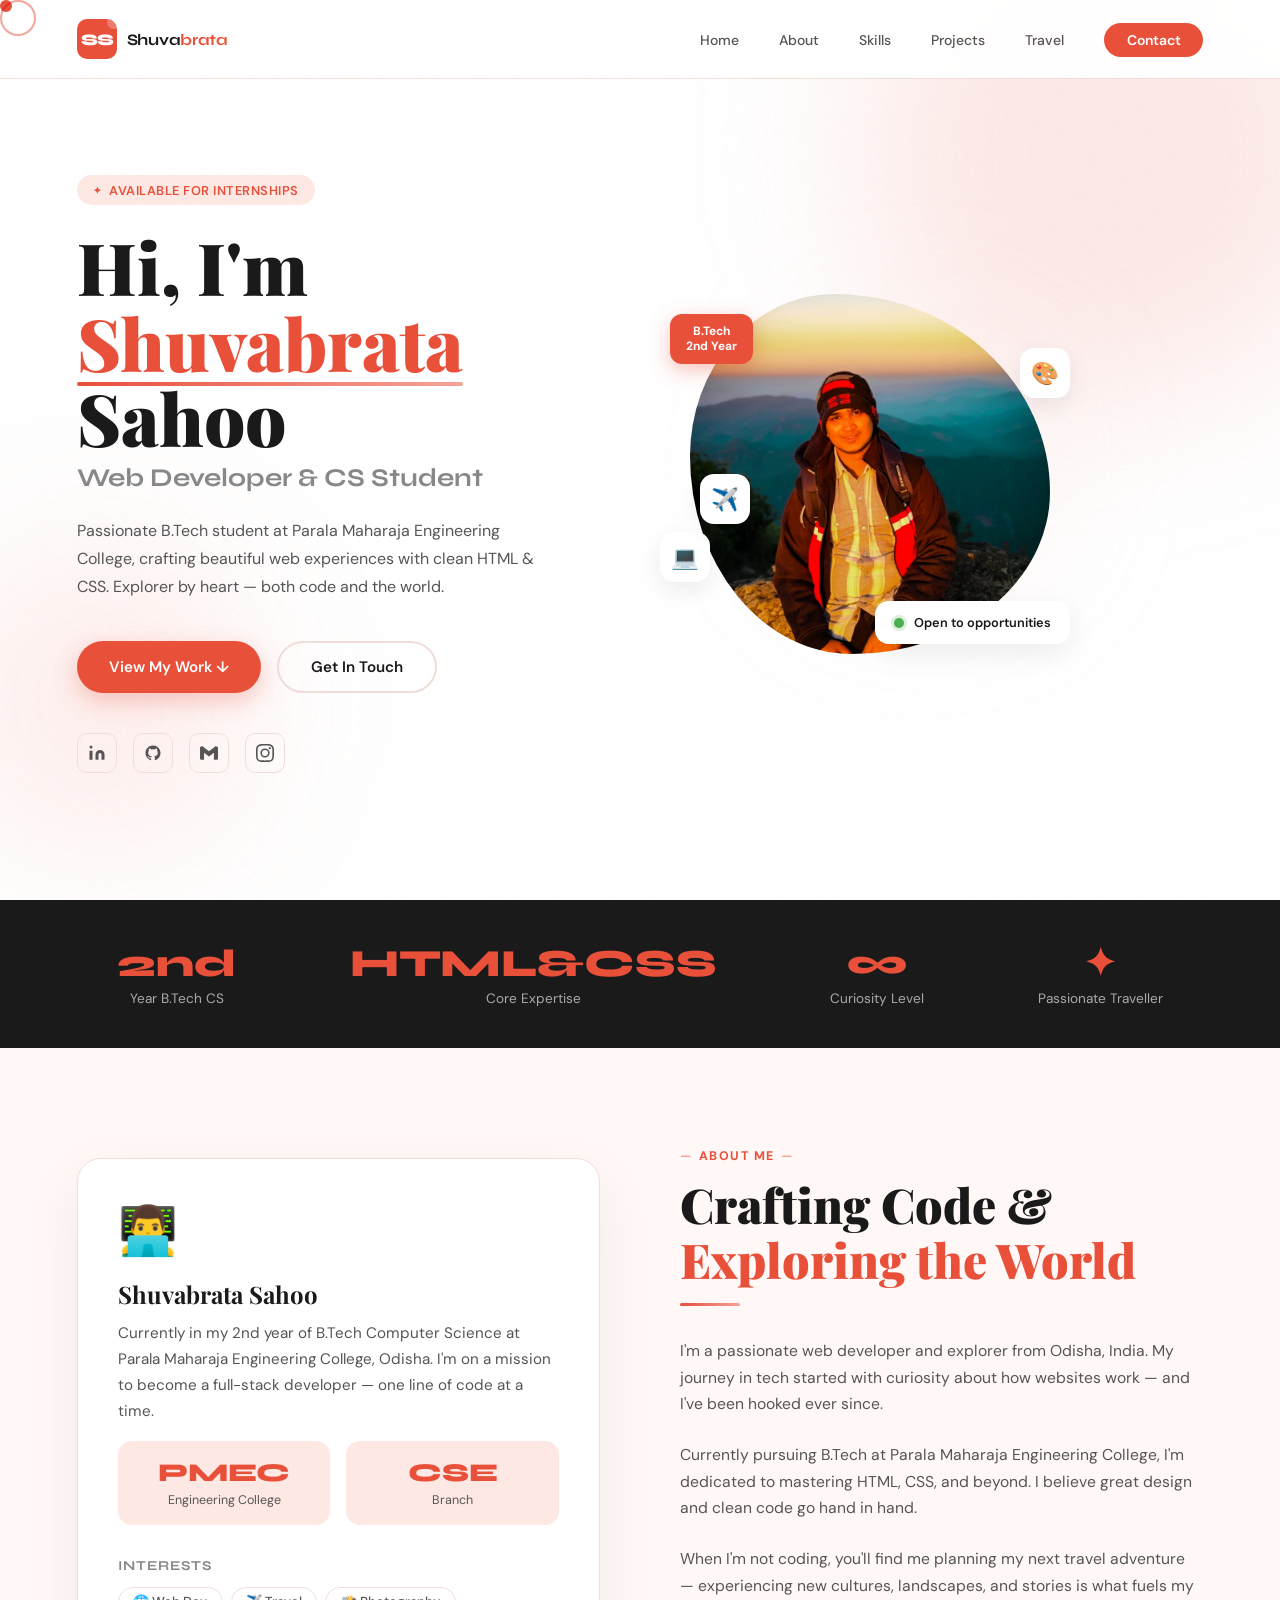
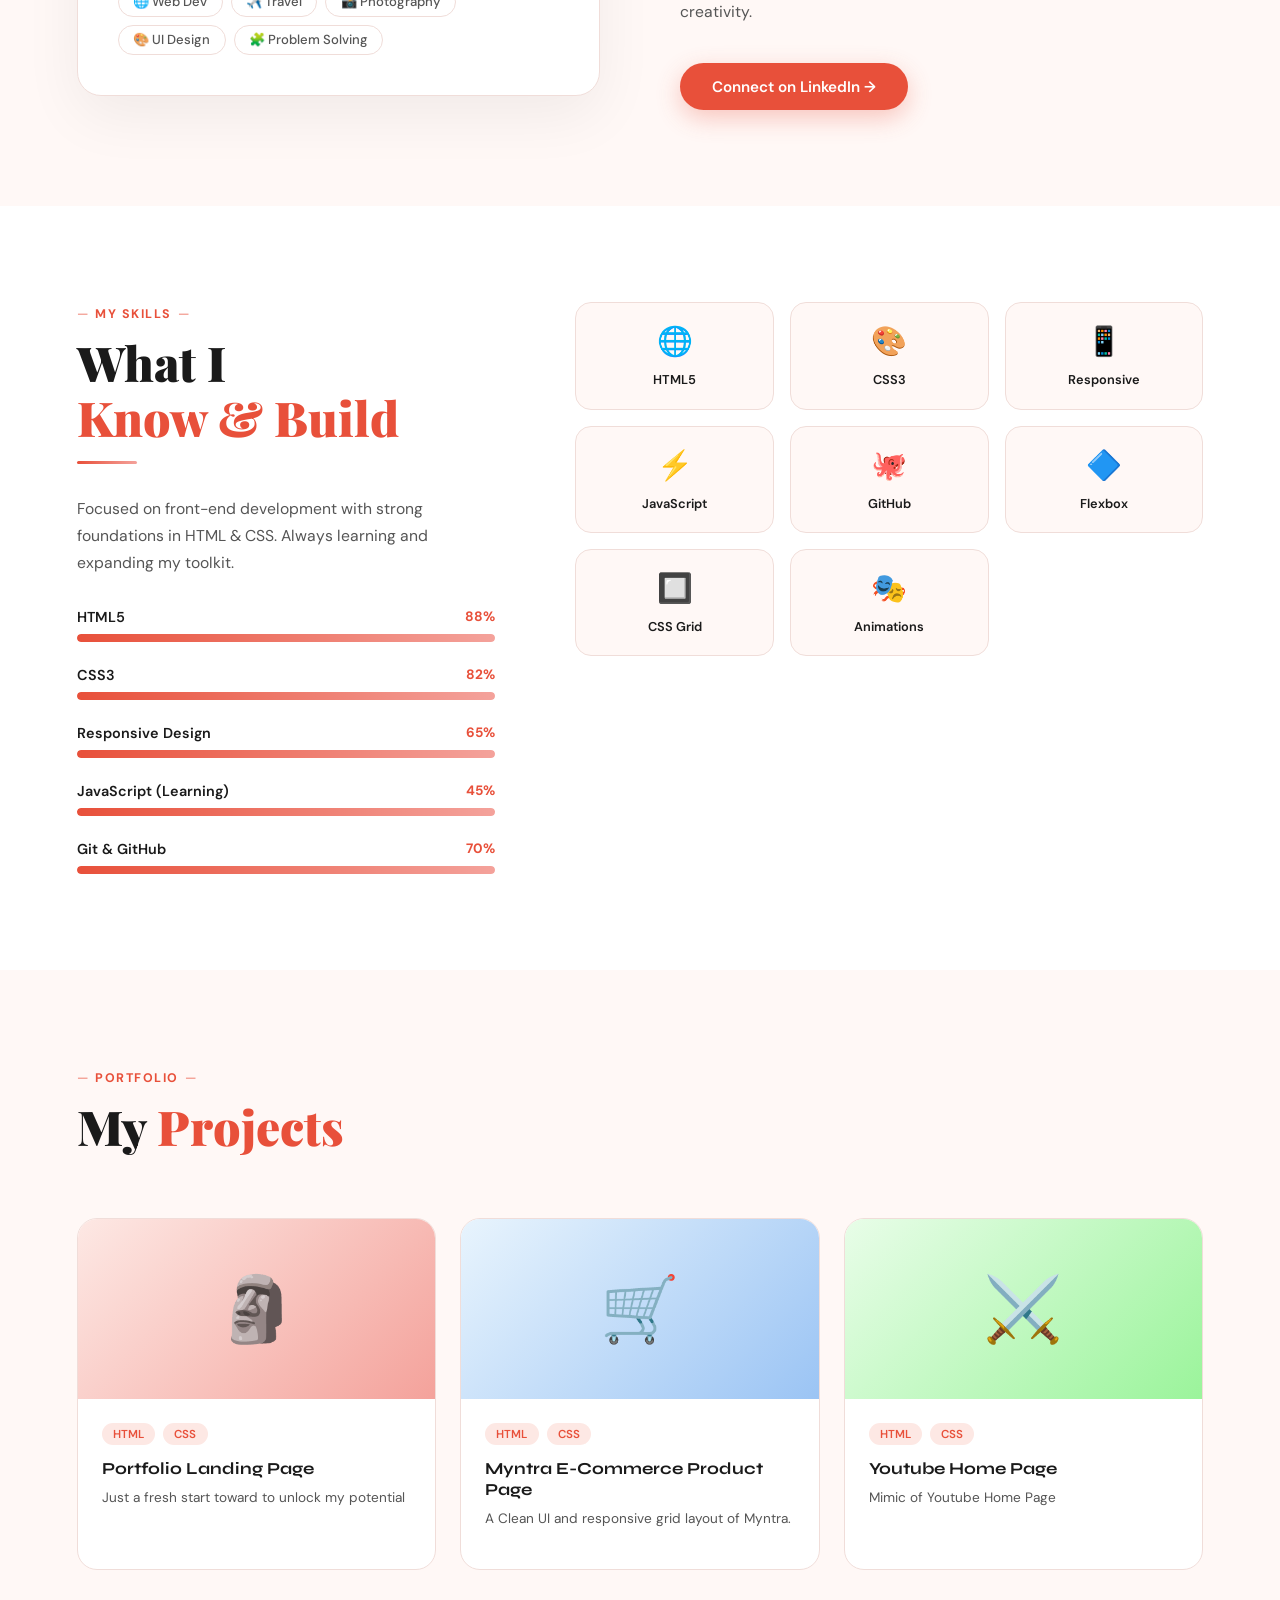
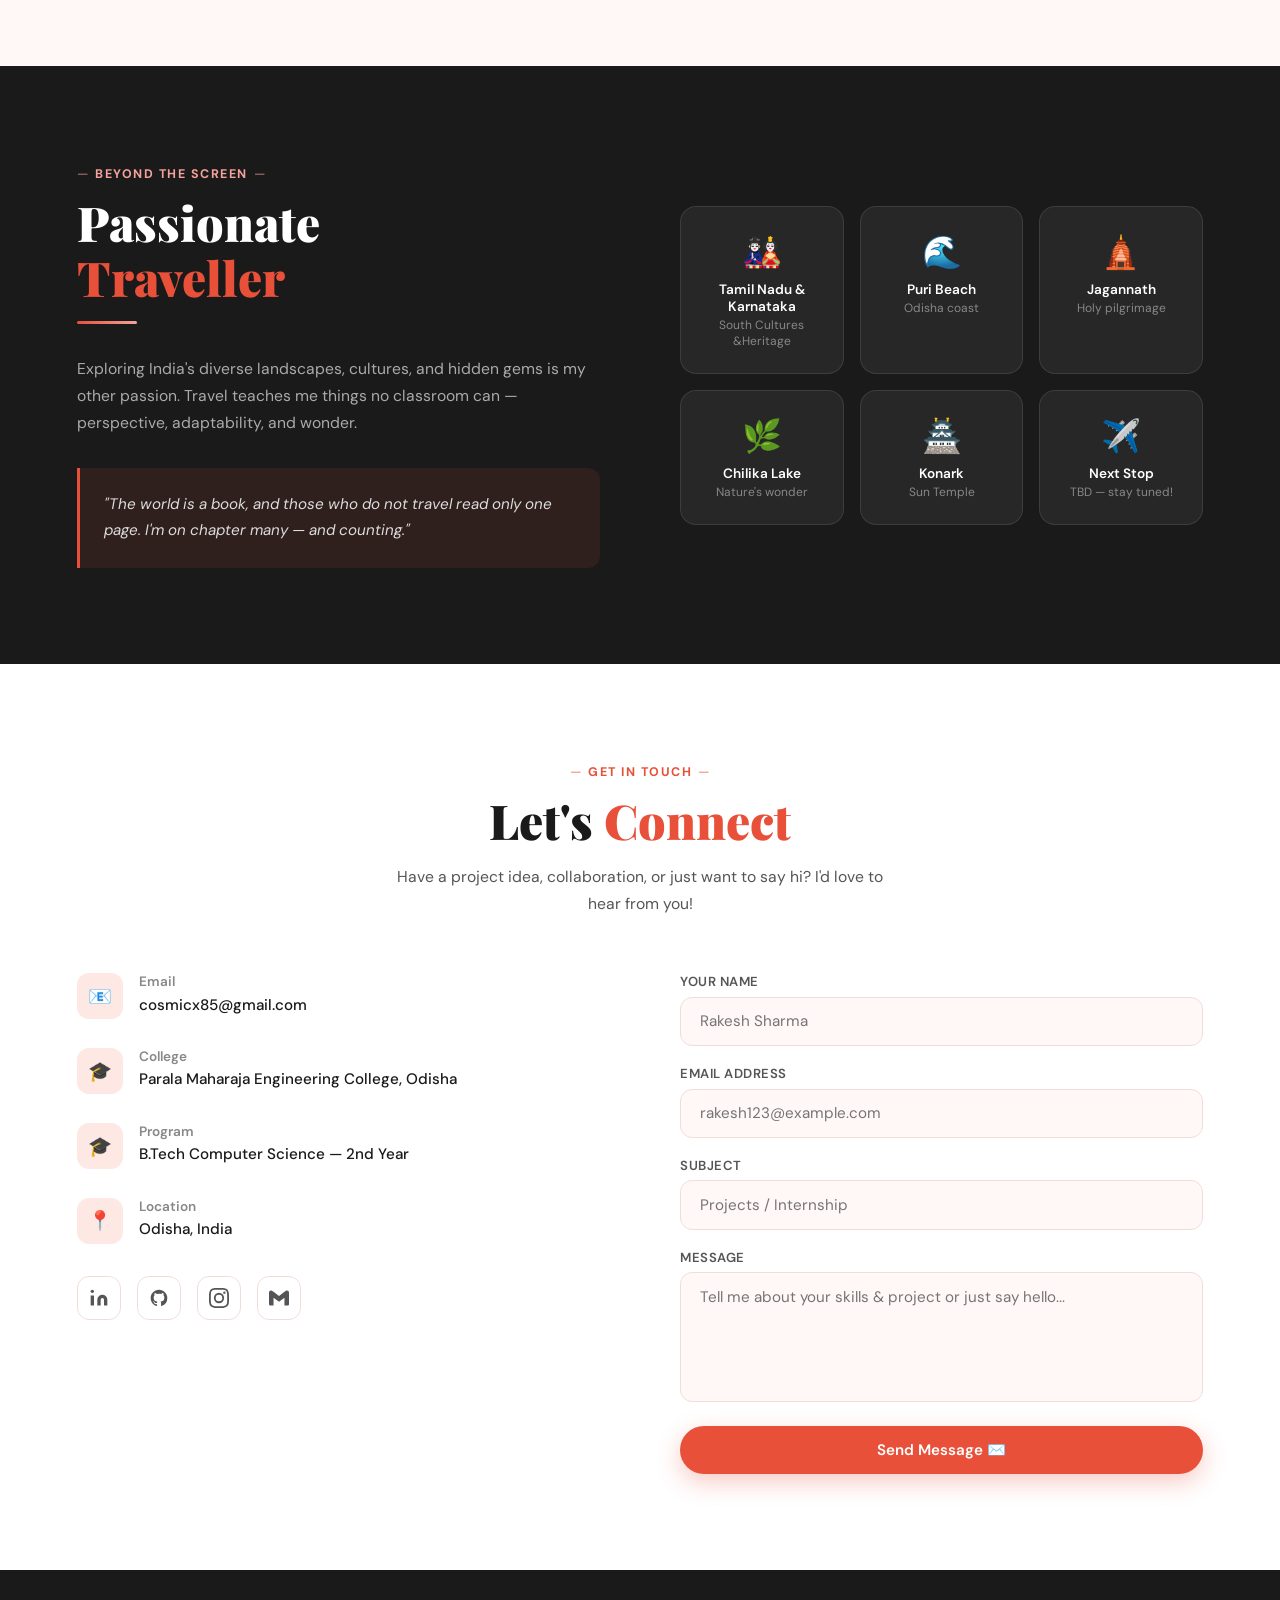
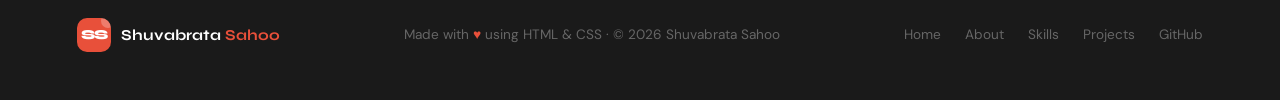
<file: index.html>
<!DOCTYPE html>
<html lang="en">
<head>
  <meta charset="UTF-8" />
  <meta name="viewport" content="width=device-width, initial-scale=1.0"/>
  <title>Shuvabrata Sahoo | Portfolio</title>
  <!--CSS file link-->
  <link rel="stylesheet" href="index.css" />
  <link href="https://fonts.googleapis.com/css2?family=Playfair+Display:wght@700;900&family=DM+Sans:wght@300;400;500;600&family=Syne:wght@700;800&display=swap" rel="stylesheet"/>
</head>
<body>

  <!--Custom Cursor-->
  <div class="cursor" id="cursor"></div>
  <div class="cursor-ring" id="cursorRing"></div>

  <!--NAVBAR-->
  <nav id="navbar">
    <a href="#home" class="logo">
      <div class="logo-mark">SS</div>
      <span class="logo-text">Shuva<span>brata</span></span>
    </a>
    <ul class="nav-links">
      <li><a href="#home">Home</a></li>
      <li><a href="#about">About</a></li>
      <li><a href="#skills">Skills</a></li>
      <li><a href="#projects">Projects</a></li>
      <li><a href="#travel">Travel</a></li>
      <li><a href="#contact" class="nav-cta">Contact</a></li>
    </ul>
  </nav>

  <!--HERO-->
  <section id="home">
    <div class="hero-blob blob-1"></div>
    <div class="hero-blob blob-2"></div>
    <div class="hero-blob blob-3"></div>

    <div class="hero-content">
      <div class="hero-tag">Available for Internships</div>
      <h1 class="hero-name">
        Hi, I'm<br><em>Shuvabrata</em><br>Sahoo
      </h1>
      <p class="hero-role">Web Developer & CS Student</p>
      <p class="hero-desc">
        Passionate B.Tech student at Parala Maharaja Engineering College, crafting beautiful web experiences with clean HTML & CSS. Explorer by heart — both code and the world.
      </p>
      <div class="hero-btns">
        <a href="#projects" class="btn-primary">View My Work ↓</a>
        <a href="#contact" class="btn-secondary">Get In Touch</a>
      </div>
      <div class="hero-socials">
        <a href="https://www.linkedin.com/in/shuvabrata-sahoo-b585a9330/" target="_blank" class="social-link" title="LinkedIn">
          <svg width="18" height="18" viewBox="0 0 24 24" fill="currentColor"><path d="M16 8a6 6 0 016 6v7h-4v-7a2 2 0 00-2-2 2 2 0 00-2 2v7h-4v-7a6 6 0 016-6zM2 9h4v12H2z"/><circle cx="4" cy="4" r="2"/></svg>
        </a>
        <a href="https://github.com/COSMIC-X-SHUV" target="_blank" class="social-link" title="GitHub">
          <svg width="18" height="18" viewBox="0 0 24 24" fill="currentColor"><path d="M12 2C6.477 2 2 6.484 2 12.017c0 4.425 2.865 8.18 6.839 9.504.5.092.682-.217.682-.483 0-.237-.008-.868-.013-1.703-2.782.605-3.369-1.343-3.369-1.343-.454-1.158-1.11-1.466-1.11-1.466-.908-.62.069-.608.069-.608 1.003.07 1.531 1.032 1.531 1.032.892 1.53 2.341 1.088 2.91.832.092-.647.35-1.088.636-1.338-2.22-.253-4.555-1.113-4.555-4.951 0-1.093.39-1.988 1.029-2.688-.103-.253-.446-1.272.098-2.65 0 0 .84-.27 2.75 1.026A9.564 9.564 0 0112 6.844c.85.004 1.705.115 2.504.337 1.909-1.296 2.747-1.027 2.747-1.027.546 1.379.202 2.398.1 2.651.64.7 1.028 1.595 1.028 2.688 0 3.848-2.339 4.695-4.566 4.943.359.309.678.92.678 1.855 0 1.338-.012 2.419-.012 2.747 0 .268.18.58.688.482A10.019 10.019 0 0022 12.017C22 6.484 17.522 2 12 2z"/></svg>
        </a>
        <a href="https://mail.google.com/mail/u/1/#inbox" target="_blank" class="social-link" title="Gmail">
          <svg width="18" height="18" viewBox="0 0 24 24" fill="currentColor"><path d="M24 5.457v13.909c0 .904-.732 1.636-1.636 1.636h-3.819V11.73L12 16.64l-6.545-4.91v9.273H1.636A1.636 1.636 0 010 19.366V5.457c0-2.023 2.309-3.178 3.927-1.964L5.455 4.64 12 9.548l6.545-4.91 1.528-1.145C21.69 2.28 24 3.434 24 5.457z"/></svg>
        </a>
        <a href="https://www.instagram.com" target="_blank" class="social-link" title="Instagram">
          <svg width="18" height="18" viewBox="0 0 24 24" fill="currentColor"><path d="M12 2.163c3.204 0 3.584.012 4.85.07 3.252.148 4.771 1.691 4.919 4.919.058 1.265.069 1.645.069 4.849 0 3.205-.012 3.584-.069 4.849-.149 3.225-1.664 4.771-4.919 4.919-1.266.058-1.644.07-4.85.07-3.204 0-3.584-.012-4.849-.07-3.26-.149-4.771-1.699-4.919-4.92-.058-1.265-.07-1.644-.07-4.849 0-3.204.013-3.583.07-4.849.149-3.227 1.664-4.771 4.919-4.919 1.266-.057 1.645-.069 4.849-.069zM12 0C8.741 0 8.333.014 7.053.072 2.695.272.273 2.69.073 7.052.014 8.333 0 8.741 0 12c0 3.259.014 3.668.072 4.948.2 4.358 2.618 6.78 6.98 6.98C8.333 23.986 8.741 24 12 24c3.259 0 3.668-.014 4.948-.072 4.354-.2 6.782-2.618 6.979-6.98.059-1.28.073-1.689.073-4.948 0-3.259-.014-3.667-.072-4.947-.196-4.354-2.617-6.78-6.979-6.98C15.668.014 15.259 0 12 0zm0 5.838a6.162 6.162 0 100 12.324 6.162 6.162 0 000-12.324zM12 16a4 4 0 110-8 4 4 0 010 8zm6.406-11.845a1.44 1.44 0 100 2.881 1.44 1.44 0 000-2.881z"/></svg>
        </a>
      </div>
    </div>

    <div class="hero-visual">
      <div class="avatar-frame">
        <div class="avatar-bg"></div>
        <div class="avatar-initials"></div>
        <div class="avatar-card">
          <div class="avatar-card-dot"></div>
          <span>Open to opportunities</span>
        </div>
        <div class="avatar-badge">B.Tech<br>2nd Year</div>
        <div class="hero-float-icon fi-1">💻</div>
        <div class="hero-float-icon fi-2">🎨</div>
        <div class="hero-float-icon fi-3">✈️</div>
      </div>
    </div>
  </section>

  <!--STATS BAR-->
  <div class="stats-bar">
    <div class="stat-item fade-up">
      <span class="stat-num">2nd</span>
      <span class="stat-label">Year B.Tech CS</span>
    </div>
    <div class="stat-item fade-up">
      <span class="stat-num">HTML&CSS</span>
      <span class="stat-label">Core Expertise</span>
    </div>
    <div class="stat-item fade-up">
      <span class="stat-num">∞</span>
      <span class="stat-label">Curiosity Level</span>
    </div>
    <div class="stat-item fade-up">
      <span class="stat-num">✦</span>
      <span class="stat-label">Passionate Traveller</span>
    </div>
  </div>

  <!--ABOUT-->
  <section id="about">
    <div class="about-grid">
      <div class="about-visual fade-up">
        <div class="about-card-main">
          <span class="about-emoji">👨‍💻</span>
          <h3>Shuvabrata Sahoo</h3>
          <p>Currently in my 2nd year of B.Tech Computer Science at Parala Maharaja Engineering College, Odisha. I'm on a mission to become a full-stack developer — one line of code at a time.</p>
          <div class="about-mini-cards">
            <div class="mini-card"><span class="num">PMEC</span><span>Engineering College</span></div>
            <div class="mini-card"><span class="num">CSE</span><span>Branch</span></div>
          </div>
          <div class="about-interests">
            <h4>Interests</h4>
            <div class="interest-tags">
              <span class="interest-tag">🌐 Web Dev</span>
              <span class="interest-tag">✈️ Travel</span>
              <span class="interest-tag">📸 Photography</span>
              <span class="interest-tag">🎨 UI Design</span>
              <span class="interest-tag">🧩 Problem Solving</span>
            </div>
          </div>
        </div>
      </div>
      <div class="fade-up">
        <div class="section-tag">About Me</div>
        <h2 class="section-title">Crafting Code &<br><span>Exploring the World</span></h2>
        <div class="divider"></div>
        <p class="section-desc" style="margin-bottom:1.5rem;">
          I'm a passionate web developer and explorer from Odisha, India. My journey in tech started with curiosity about how websites work — and I've been hooked ever since.
        </p>
        <p class="section-desc" style="margin-bottom:1.5rem;">
          Currently pursuing B.Tech at Parala Maharaja Engineering College, I'm dedicated to mastering HTML, CSS, and beyond. I believe great design and clean code go hand in hand.
        </p>
        <p class="section-desc">
          When I'm not coding, you'll find me planning my next travel adventure — experiencing new cultures, landscapes, and stories is what fuels my creativity.
        </p>
        <br/>
        <a href="https://www.linkedin.com/in/shuvabrata-sahoo-b585a9330/" target="_blank" class="btn-primary" style="display:inline-flex; margin-top: 1rem;">
          Connect on LinkedIn →
        </a>
      </div>
    </div>
  </section>

  <!--SKILLS-->
  <section id="skills">
    <div class="skills-layout">
      <div class="fade-up">
        <div class="section-tag">My Skills</div>
        <h2 class="section-title">What I<br><span>Know & Build</span></h2>
        <div class="divider"></div>
        <p class="section-desc" style="margin-bottom: 2rem;">
          Focused on front-end development with strong foundations in HTML & CSS. Always learning and expanding my toolkit.
        </p>
        <div class="skill-bars">
          <div class="skill-bar-item">
            <div class="skill-bar-top"><span class="skill-bar-name">HTML5</span><span class="skill-bar-pct">88%</span></div>
            <div class="bar-track"><div class="bar-fill" style="--w:88%"></div></div>
          </div>
          <div class="skill-bar-item">
            <div class="skill-bar-top"><span class="skill-bar-name">CSS3</span><span class="skill-bar-pct">82%</span></div>
            <div class="bar-track"><div class="bar-fill" style="--w:82%"></div></div>
          </div>
          <div class="skill-bar-item">
            <div class="skill-bar-top"><span class="skill-bar-name">Responsive Design</span><span class="skill-bar-pct">65%</span></div>
            <div class="bar-track"><div class="bar-fill" style="--w:70%"></div></div>
          </div>
          <div class="skill-bar-item">
            <div class="skill-bar-top"><span class="skill-bar-name">JavaScript (Learning)</span><span class="skill-bar-pct">45%</span></div>
            <div class="bar-track"><div class="bar-fill" style="--w:35%"></div></div>
          </div>
          <div class="skill-bar-item">
            <div class="skill-bar-top"><span class="skill-bar-name">Git & GitHub</span><span class="skill-bar-pct">70%</span></div>
            <div class="bar-track"><div class="bar-fill" style="--w:70%"></div></div>
          </div>
        </div>
      </div>
      <div class="fade-up">
        <div class="skills-grid">
          <div class="skill-card"><span class="skill-icon">🌐</span><span class="skill-name">HTML5</span></div>
          <div class="skill-card"><span class="skill-icon">🎨</span><span class="skill-name">CSS3</span></div>
          <div class="skill-card"><span class="skill-icon">📱</span><span class="skill-name">Responsive</span></div>
          <div class="skill-card"><span class="skill-icon">⚡</span><span class="skill-name">JavaScript</span></div>
          <div class="skill-card"><span class="skill-icon">🐙</span><span class="skill-name">GitHub</span></div>
          <div class="skill-card"><span class="skill-icon">🔷</span><span class="skill-name">Flexbox</span></div>
          <div class="skill-card"><span class="skill-icon">🔲</span><span class="skill-name">CSS Grid</span></div>
          <div class="skill-card"><span class="skill-icon">🎭</span><span class="skill-name">Animations</span></div>
        </div>
      </div>
    </div>
  </section>

  <!--PROJECTS-->
  <section id="projects">
    <div class="projects-header fade-up">
      <div>
        <div class="section-tag">Portfolio</div>
        <h2 class="section-title">My <span>Projects</span></h2>
      </div>
    </div>
    <div class="projects-grid">
      <div class="project-card fade-up">
        <div class="project-thumb pt-1">🗿</div>
        <div class="project-body">
          <div class="project-tags"><span class="ptag">HTML</span><span class="ptag">CSS</span></div>
          <h3 class="project-title">Portfolio Landing Page</h3>
          <p class="project-desc">Just a fresh start toward to unlock my potential</p>
        </div>
      </div>
      <div class="project-card fade-up">
        <div class="project-thumb pt-2">🛒</div>
        <div class="project-body">
          <div class="project-tags"><span class="ptag">HTML</span><span class="ptag">CSS</span></div>
          <h3 class="project-title">Myntra E-Commerce Product Page</h3>
          <p class="project-desc">A Clean UI and responsive grid layout of Myntra.</p>
        </div>
      </div>
      <div class="project-card fade-up">
        <div class="project-thumb pt-3">⚔️</div>
        <div class="project-body">
          <div class="project-tags"><span class="ptag">HTML</span><span class="ptag">CSS</span></div>
          <h3 class="project-title">Youtube Home Page</h3>
          <p class="project-desc">Mimic of Youtube Home Page </p>
        </div>
      </div>
    </div>
  </section>

  <!--TRAVEL-->
  <section id="travel">
    <div class="travel-inner">
      <div class="travel-text fade-up">
        <div class="section-tag" style="color: var(--rose);">Beyond the Screen</div>
        <h2 class="section-title">Passionate<br><span style="color: var(--coral);">Traveller</span></h2>
        <div class="divider"></div>
        <p class="section-desc">
          Exploring India's diverse landscapes, cultures, and hidden gems is my other passion. Travel teaches me things no classroom can — perspective, adaptability, and wonder.
        </p>
        <div class="travel-quote">
          <p>"The world is a book, and those who do not travel read only one page. I'm on chapter many — and counting."</p>
        </div>
      </div>
      <div class="fade-up">
        <div class="travel-grid">
          <div class="travel-card">
            <span class="dest">🎎</span>
            <div class="dest-name">Tamil Nadu & Karnataka</div>
            <div class="dest-sub">South Cultures &Heritage</div>
          </div>
          <div class="travel-card">
            <span class="dest">🌊</span>
            <div class="dest-name">Puri Beach</div>
            <div class="dest-sub">Odisha coast</div>
          </div>
          <div class="travel-card">
            <span class="dest">🛕</span>
            <div class="dest-name">Jagannath</div>
            <div class="dest-sub">Holy pilgrimage</div>
          </div>
          <div class="travel-card">
            <span class="dest">🌿</span>
            <div class="dest-name">Chilika Lake</div>
            <div class="dest-sub">Nature's wonder</div>
          </div>
          <div class="travel-card">
            <span class="dest">🏯</span>
            <div class="dest-name">Konark</div>
            <div class="dest-sub">Sun Temple</div>
          </div>
          <div class="travel-card">
            <span class="dest">✈️</span>
            <div class="dest-name">Next Stop</div>
            <div class="dest-sub">TBD — stay tuned!</div>
          </div>
        </div>
      </div>
    </div>
  </section>

  <!--CONTACT-->
  <section id="contact">
    <div style="text-align:center; margin-bottom: 3.5rem;" class="fade-up">
      <div class="section-tag" style="justify-content:center;">Get In Touch</div>
      <h2 class="section-title" style="text-align:center;">Let's <span>Connect</span></h2>
      <p class="section-desc" style="margin: 0 auto; text-align:center;">Have a project idea, collaboration, or just want to say hi? I'd love to hear from you!</p>
    </div>
    <div class="contact-grid fade-up">
      <div class="contact-info">
        <div class="contact-item">
          <div class="contact-icon">📧</div>
          <div class="contact-item-text">
            <h4>Email</h4>
            <a href="https://mail.google.com/mail/u/1/#inbox" target="_blank">cosmicx85@gmail.com</a>
          </div>
        </div>
        <div class="contact-item">
          <div class="contact-icon">🎓</div>
          <div class="contact-item-text">
            <h4>College</h4>
            <p>Parala Maharaja Engineering College, Odisha</p>
          </div>
        </div>
        <div class="contact-item">
          <div class="contact-icon">🎓</div>
          <div class="contact-item-text">
            <h4>Program</h4>
            <p>B.Tech Computer Science — 2nd Year</p>
          </div>
        </div>
        <div class="contact-item">
          <div class="contact-icon">📍</div>
          <div class="contact-item-text">
            <h4>Location</h4>
            <p>Odisha, India</p>
          </div>
        </div>
        <div class="contact-socials">
          <a href="https://www.linkedin.com/in/shuvabrata-sahoo-b585a9330/" target="_blank" class="csocial" title="LinkedIn">
            <svg width="20" height="20" viewBox="0 0 24 24" fill="currentColor"><path d="M16 8a6 6 0 016 6v7h-4v-7a2 2 0 00-2-2 2 2 0 00-2 2v7h-4v-7a6 6 0 016-6zM2 9h4v12H2z"/><circle cx="4" cy="4" r="2"/></svg>
          </a>
          <a href="https://github.com/COSMIC-X-SHUV" target="_blank" class="csocial" title="GitHub">
            <svg width="20" height="20" viewBox="0 0 24 24" fill="currentColor"><path d="M12 2C6.477 2 2 6.484 2 12.017c0 4.425 2.865 8.18 6.839 9.504.5.092.682-.217.682-.483 0-.237-.008-.868-.013-1.703-2.782.605-3.369-1.343-3.369-1.343-.454-1.158-1.11-1.466-1.11-1.466-.908-.62.069-.608.069-.608 1.003.07 1.531 1.032 1.531 1.032.892 1.53 2.341 1.088 2.91.832.092-.647.35-1.088.636-1.338-2.22-.253-4.555-1.113-4.555-4.951 0-1.093.39-1.988 1.029-2.688-.103-.253-.446-1.272.098-2.65 0 0 .84-.27 2.75 1.026A9.564 9.564 0 0112 6.844c.85.004 1.705.115 2.504.337 1.909-1.296 2.747-1.027 2.747-1.027.546 1.379.202 2.398.1 2.651.64.7 1.028 1.595 1.028 2.688 0 3.848-2.339 4.695-4.566 4.943.359.309.678.92.678 1.855 0 1.338-.012 2.419-.012 2.747 0 .268.18.58.688.482A10.019 10.019 0 0022 12.017C22 6.484 17.522 2 12 2z"/></svg>
          </a>
          <a href="https://www.instagram.com" target="_blank" class="csocial" title="Instagram">
            <svg width="20" height="20" viewBox="0 0 24 24" fill="currentColor"><path d="M12 2.163c3.204 0 3.584.012 4.85.07 3.252.148 4.771 1.691 4.919 4.919.058 1.265.069 1.645.069 4.849 0 3.205-.012 3.584-.069 4.849-.149 3.225-1.664 4.771-4.919 4.919-1.266.058-1.644.07-4.85.07-3.204 0-3.584-.012-4.849-.07-3.26-.149-4.771-1.699-4.919-4.92-.058-1.265-.07-1.644-.07-4.849 0-3.204.013-3.583.07-4.849.149-3.227 1.664-4.771 4.919-4.919 1.266-.057 1.645-.069 4.849-.069zM12 0C8.741 0 8.333.014 7.053.072 2.695.272.273 2.69.073 7.052.014 8.333 0 8.741 0 12c0 3.259.014 3.668.072 4.948.2 4.358 2.618 6.78 6.98 6.98C8.333 23.986 8.741 24 12 24c3.259 0 3.668-.014 4.948-.072 4.354-.2 6.782-2.618 6.979-6.98.059-1.28.073-1.689.073-4.948 0-3.259-.014-3.667-.072-4.947-.196-4.354-2.617-6.78-6.979-6.98C15.668.014 15.259 0 12 0zm0 5.838a6.162 6.162 0 100 12.324 6.162 6.162 0 000-12.324zM12 16a4 4 0 110-8 4 4 0 010 8zm6.406-11.845a1.44 1.44 0 100 2.881 1.44 1.44 0 000-2.881z"/></svg>
          </a>
          <a href="https://mail.google.com/mail/u/1/#inbox" target="_blank" class="csocial" title="Gmail">
            <svg width="20" height="20" viewBox="0 0 24 24" fill="currentColor"><path d="M24 5.457v13.909c0 .904-.732 1.636-1.636 1.636h-3.819V11.73L12 16.64l-6.545-4.91v9.273H1.636A1.636 1.636 0 010 19.366V5.457c0-2.023 2.309-3.178 3.927-1.964L5.455 4.64 12 9.548l6.545-4.91 1.528-1.145C21.69 2.28 24 3.434 24 5.457z"/></svg>
          </a>
        </div>
      </div>
      <div class="contact-form">
        <div class="form-group">
          <label>Your Name</label>
          <input type="text" placeholder="Rakesh Sharma" />
        </div>
        <div class="form-group">
          <label>Email Address</label>
          <input type="email" placeholder="rakesh123@example.com" />
        </div>
        <div class="form-group">
          <label>Subject</label>
          <input type="text" placeholder="Projects / Internship" />
        </div>
        <div class="form-group">
          <label>Message</label>
          <textarea placeholder="Tell me about your skills & project or just say hello..."></textarea>
        </div>
        <button class="btn-primary" style="width:100%; justify-content:center; border:none; cursor:pointer; font-family: 'DM Sans', sans-serif;" onclick="alert('Message sent! Thanks for reaching out 🎉')">
          Send Message ✉️
        </button>
      </div>
    </div>
  </section>

  <!--FOOTER-->
  <footer>
    <div class="footer-logo">
      <div class="logo-mark" style="width:34px;height:34px;font-size:0.85rem;">SS</div>
      <span style="font-family:'Syne',sans-serif;font-weight:700;color:#fff;font-size:0.95rem;">Shuvabrata <span style="color:var(--coral);">Sahoo</span></span>
    </div>
    <p class="footer-text">Made with <span>♥</span> using HTML & CSS · © 2026 Shuvabrata Sahoo</p>
    <div class="footer-links">
      <a href="#home">Home</a>
      <a href="#about">About</a>
      <a href="#skills">Skills</a>
      <a href="#projects">Projects</a>
      <a href="https://github.com/COSMIC-X-SHUV" target="_blank">GitHub</a>
    </div>
  </footer>

  <script>
    // Custom cursor
    const cursor = document.getElementById('cursor');
    const ring = document.getElementById('cursorRing');
    document.addEventListener('mousemove', e => {
      cursor.style.left = e.clientX - 6 + 'px';
      cursor.style.top = e.clientY - 6 + 'px';
      ring.style.left = e.clientX - 18 + 'px';
      ring.style.top = e.clientY - 18 + 'px';
    });
    document.querySelectorAll('a, button, .skill-card, .project-card').forEach(el => {
      el.addEventListener('mouseenter', () => { cursor.style.transform = 'scale(2)'; ring.style.transform = 'scale(1.5)'; });
      el.addEventListener('mouseleave', () => { cursor.style.transform = 'scale(1)'; ring.style.transform = 'scale(1)'; });
    });

    // Navbar scroll
    window.addEventListener('scroll', () => {
      document.getElementById('navbar').classList.toggle('scrolled', window.scrollY > 50);
    });

    // Scroll animations
    const observer = new IntersectionObserver(entries => {
      entries.forEach(e => {
        if (e.isIntersecting) {
          e.target.classList.add('visible');
          // Trigger skill bars
          e.target.querySelectorAll('.bar-fill').forEach((bar, i) => {
            setTimeout(() => bar.classList.add('animate'), i * 150);
          });
        }
      });
    }, { threshold: 0.1 });
    document.querySelectorAll('.fade-up').forEach(el => observer.observe(el));

    // Trigger bars if already visible
    document.querySelectorAll('.bar-fill').forEach((bar, i) => {
      const barObserver = new IntersectionObserver(entries => {
        entries.forEach(e => { if (e.isIntersecting) setTimeout(() => bar.classList.add('animate'), i * 150); });
      }, { threshold: 0.5 });
      barObserver.observe(bar);
    });
  </script>
</body>
</html>
</file>
<file: index.css>
/*RESET & BASE*/
*,
*::before,
*::after {
  margin: 0;
  padding: 0;
  box-sizing: border-box;
}

:root {
  --white: #ffffff;
  --off-white: #fff8f6;
  --coral: #e8503a;
  --coral-light: #f07060;
  --coral-pale: #fde8e4;
  --rose: #f4a29b;
  --rose-pale: #fdf0ee;
  --dark: #1a1a1a;
  --mid: #555;
  --light-text: #888;
  --border: #f0ddd9;
}

html {
  scroll-behavior: smooth;
}

body {
  font-family: 'DM Sans', sans-serif;
  background: var(--white);
  color: var(--dark);
  overflow-x: hidden;
}

/*NOISE TEXTURE*/
body::before {
  content: '';
  position: fixed;
  inset: 0;
  background-image: url("data:image/svg+xml,%3Csvg viewBox='0 0 200 200' xmlns='http://www.w3.org/2000/svg'%3E%3Cfilter id='n'%3E%3CfeTurbulence type='fractalNoise' baseFrequency='0.9' numOctaves='4' stitchTiles='stitch'/%3E%3C/filter%3E%3Crect width='100%25' height='100%25' filter='url(%23n)' opacity='0.025'/%3E%3C/svg%3E");
  pointer-events: none;
  z-index: 0;
  opacity: 0.4;
}

/*CUSTOM CURSOR */
.cursor {
  position: fixed;
  width: 12px;
  height: 12px;
  background: var(--coral);
  border-radius: 50%;
  pointer-events: none;
  z-index: 9999;
  transition: transform 0.1s ease;
  mix-blend-mode: multiply;
}

.cursor-ring {
  position: fixed;
  width: 36px;
  height: 36px;
  border: 2px solid var(--coral);
  border-radius: 50%;
  pointer-events: none;
  z-index: 9998;
  transition: all 0.15s ease;
  opacity: 0.5;
}

/*NAVBAR*/
nav {
  position: fixed;
  top: 0;
  left: 0;
  right: 0;
  z-index: 100;
  display: flex;
  align-items: center;
  justify-content: space-between;
  padding: 1.2rem 6vw;
  background: rgba(255, 255, 255, 0.9);
  backdrop-filter: blur(12px);
  border-bottom: 1px solid var(--border);
  transition: box-shadow 0.3s;
}

nav.scrolled {
  box-shadow: 0 4px 30px rgba(232, 80, 58, 0.08);
}

.logo {
  display: flex;
  align-items: center;
  gap: 10px;
  text-decoration: none;
}

.logo-mark {
  width: 40px;
  height: 40px;
  background: var(--coral);
  border-radius: 10px;
  display: flex;
  align-items: center;
  justify-content: center;
  font-family: 'Syne', sans-serif;
  font-size: 1rem;
  font-weight: 800;
  color: #fff;
  letter-spacing: -1px;
  position: relative;
  overflow: hidden;
}

.logo-mark::after {
  content: '';
  position: absolute;
  top: -4px;
  right: -4px;
  width: 14px;
  height: 14px;
  background: rgba(255, 255, 255, 0.25);
  border-radius: 50%;
}

.logo-text {
  font-family: 'Syne', sans-serif;
  font-size: 1rem;
  font-weight: 700;
  color: var(--dark);
  letter-spacing: -0.3px;
}

.logo-text span {
  color: var(--coral);
}

.nav-links {
  display: flex;
  gap: 2.5rem;
  list-style: none;
}

.nav-links a {
  text-decoration: none;
  font-size: 0.875rem;
  font-weight: 500;
  color: var(--mid);
  position: relative;
  transition: color 0.2s;
}

.nav-links a::after {
  content: '';
  position: absolute;
  bottom: -4px;
  left: 0;
  width: 0;
  height: 2px;
  background: var(--coral);
  transition: width 0.3s ease;
}

.nav-links a:hover {
  color: var(--coral);
}

.nav-links a:hover::after {
  width: 100%;
}

.nav-cta {
  background: var(--coral);
  color: #fff !important;
  padding: 0.5rem 1.4rem;
  border-radius: 50px;
  font-weight: 600 !important;
  transition: background 0.2s, transform 0.2s !important;
}

.nav-cta:hover {
  background: #c73d28 !important;
  transform: translateY(-1px);
}

.nav-cta::after {
  display: none !important;
}

/*HERO SECTION*/
#home {
  min-height: 100vh;
  display: flex;
  align-items: center;
  padding: 7rem 6vw 4rem;
  position: relative;
  overflow: hidden;
}

.hero-blob {
  position: absolute;
  border-radius: 50%;
  filter: blur(80px);
  pointer-events: none;
}

.blob-1 {
  width: 500px;
  height: 500px;
  background: rgba(244, 162, 155, 0.25);
  top: -100px;
  right: -80px;
  animation: blobFloat 8s ease-in-out infinite;
}

.blob-2 {
  width: 300px;
  height: 300px;
  background: rgba(232, 80, 58, 0.1);
  bottom: 50px;
  left: -50px;
  animation: blobFloat 10s ease-in-out infinite reverse;
}

.blob-3 {
  width: 200px;
  height: 200px;
  background: rgba(248, 196, 188, 0.3);
  top: 40%;
  right: 20%;
  animation: blobFloat 7s ease-in-out infinite 2s;
}

@keyframes blobFloat {

  0%,
  100% {
    transform: translate(0, 0) scale(1);
  }

  33% {
    transform: translate(20px, -30px) scale(1.05);
  }

  66% {
    transform: translate(-15px, 20px) scale(0.95);
  }
}

.hero-content {
  max-width: 560px;
  z-index: 1;
}

.hero-tag {
  display: inline-flex;
  align-items: center;
  gap: 8px;
  background: var(--coral-pale);
  color: var(--coral);
  padding: 0.4rem 1rem;
  border-radius: 50px;
  font-size: 0.8rem;
  font-weight: 600;
  letter-spacing: 0.5px;
  text-transform: uppercase;
  margin-bottom: 1.5rem;
  animation: fadeUp 0.6s ease both;
}

.hero-tag::before {
  content: '✦';
  font-size: 0.6rem;
}

.hero-name {
  font-family: 'Playfair Display', serif;
  font-size: clamp(2.8rem, 6vw, 4.5rem);
  font-weight: 900;
  line-height: 1.05;
  color: var(--dark);
  margin-bottom: 0.4rem;
  animation: fadeUp 0.6s ease 0.1s both;
}

.hero-name em {
  font-style: normal;
  color: var(--coral);
  position: relative;
}

.hero-name em::after {
  content: '';
  position: absolute;
  left: 0;
  bottom: 4px;
  right: 0;
  height: 4px;
  background: linear-gradient(90deg, var(--coral), var(--rose));
  border-radius: 2px;
  transform: scaleX(0);
  transform-origin: left;
  animation: lineGrow 0.8s ease 0.9s forwards;
}

@keyframes lineGrow {
  to {
    transform: scaleX(1);
  }
}

.hero-role {
  font-family: 'Syne', sans-serif;
  font-size: clamp(1.1rem, 2.5vw, 1.6rem);
  font-weight: 700;
  color: var(--light-text);
  margin-bottom: 1.5rem;
  animation: fadeUp 0.6s ease 0.2s both;
}

.hero-desc {
  font-size: 1rem;
  line-height: 1.75;
  color: var(--mid);
  margin-bottom: 2.5rem;
  max-width: 460px;
  animation: fadeUp 0.6s ease 0.3s both;
}

.hero-btns {
  display: flex;
  gap: 1rem;
  flex-wrap: wrap;
  animation: fadeUp 0.6s ease 0.4s both;
}

.btn-primary {
  background: var(--coral);
  color: #fff;
  padding: 0.85rem 2rem;
  border-radius: 50px;
  text-decoration: none;
  font-weight: 600;
  font-size: 0.95rem;
  display: inline-flex;
  align-items: center;
  gap: 8px;
  transition: all 0.3s;
  box-shadow: 0 8px 24px rgba(232, 80, 58, 0.3);
}

.btn-primary:hover {
  background: #c73d28;
  transform: translateY(-2px);
  box-shadow: 0 12px 32px rgba(232, 80, 58, 0.4);
}

.btn-secondary {
  background: transparent;
  color: var(--dark);
  padding: 0.85rem 2rem;
  border-radius: 50px;
  text-decoration: none;
  font-weight: 600;
  font-size: 0.95rem;
  border: 2px solid var(--border);
  display: inline-flex;
  align-items: center;
  gap: 8px;
  transition: all 0.3s;
}

.btn-secondary:hover {
  border-color: var(--coral);
  color: var(--coral);
  transform: translateY(-2px);
}

.hero-socials {
  display: flex;
  gap: 1rem;
  margin-top: 2.5rem;
  animation: fadeUp 0.6s ease 0.5s both;
}

.social-link {
  width: 40px;
  height: 40px;
  border-radius: 10px;
  border: 1.5px solid var(--border);
  display: flex;
  align-items: center;
  justify-content: center;
  text-decoration: none;
  color: var(--mid);
  font-size: 1rem;
  transition: all 0.3s;
}

.social-link:hover {
  border-color: var(--coral);
  color: var(--coral);
  background: var(--coral-pale);
  transform: translateY(-3px);
}

/* Hero right visual */
.hero-visual {
  flex: 1;
  display: flex;
  justify-content: center;
  align-items: center;
  position: relative;
  z-index: 1;
}

.avatar-frame {
  width: 360px;
  height: 360px;
  position: relative;
}

.avatar-bg {
  position: absolute;
  inset: 0;
  background: linear-gradient(135deg, var(--coral-pale), var(--rose-pale));
  border-radius: 40% 60% 55% 45% / 45% 55% 45% 55%;
  animation: morphBlob 8s ease-in-out infinite;
  background-image: url(WhatsApp\ Image\ 2026-04-05\ at\ 2.31.01\ PM\ \(1\).jpeg);
  background-size: cover;
  background-position: center;
}

@keyframes morphBlob {

  0%,
  100% {
    border-radius: 40% 60% 55% 45% / 45% 55% 45% 55%;
  }

  25% {
    border-radius: 55% 45% 40% 60% / 55% 45% 55% 45%;
  }

  50% {
    border-radius: 45% 55% 60% 40% / 40% 60% 45% 55%;
  }

  75% {
    border-radius: 60% 40% 45% 55% / 60% 40% 55% 45%;
  }
}

.avatar-initials {
  position: absolute;
  inset: 0;
  display: flex;
  align-items: center;
  justify-content: center;
  font-family: 'Playfair Display', serif;
  font-size: 7rem;
  font-weight: 900;
  color: var(--coral);
  opacity: 0.2;
  user-select: none;
}

.avatar-card {
  position: absolute;
  bottom: 10px;
  right: -20px;
  background: #fff;
  padding: 0.8rem 1.2rem;
  border-radius: 14px;
  box-shadow: 0 8px 30px rgba(0, 0, 0, 0.08);
  display: flex;
  align-items: center;
  gap: 10px;
  animation: float 4s ease-in-out infinite;
}

.avatar-card-dot {
  width: 10px;
  height: 10px;
  background: #4caf50;
  border-radius: 50%;
  box-shadow: 0 0 0 3px rgba(76, 175, 80, 0.2);
}

.avatar-card span {
  font-size: 0.8rem;
  font-weight: 600;
  color: var(--dark);
}

.avatar-badge {
  position: absolute;
  top: 20px;
  left: -20px;
  background: var(--coral);
  color: #fff;
  padding: 0.6rem 1rem;
  border-radius: 12px;
  font-size: 0.75rem;
  font-weight: 700;
  text-align: center;
  line-height: 1.3;
  box-shadow: 0 6px 20px rgba(232, 80, 58, 0.35);
  animation: float 5s ease-in-out infinite 1s;
}

.hero-float-icon {
  position: absolute;
  width: 50px;
  height: 50px;
  background: #fff;
  border-radius: 14px;
  display: flex;
  align-items: center;
  justify-content: center;
  font-size: 1.4rem;
  box-shadow: 0 8px 25px rgba(0, 0, 0, 0.08);
}

.fi-1 {
  bottom: 20%;
  left: -30px;
  animation: float 5s ease-in-out infinite;
}

.fi-2 {
  top: 15%;
  right: -20px;
  animation: float 4s ease-in-out infinite 0.5s;
}

.fi-3 {
  top: 50%;
  left: 10px;
  animation: float 6s ease-in-out infinite 1s;
}

@keyframes float {

  0%,
  100% {
    transform: translateY(0);
  }

  50% {
    transform: translateY(-10px);
  }
}

/*STATS BAR*/
.stats-bar {
  background: var(--dark);
  padding: 2.5rem 6vw;
  display: flex;
  justify-content: space-around;
  flex-wrap: wrap;
  gap: 2rem;
}

.stat-item {
  text-align: center;
}

.stat-num {
  font-family: 'Syne', sans-serif;
  font-size: 2.4rem;
  font-weight: 800;
  color: var(--coral);
  display: block;
}

.stat-label {
  font-size: 0.85rem;
  color: #aaa;
  margin-top: 4px;
}

/*SECTIONS COMMON */
section {
  padding: 6rem 6vw;
}

.section-tag {
  display: inline-flex;
  align-items: center;
  gap: 6px;
  color: var(--coral);
  font-size: 0.78rem;
  font-weight: 700;
  letter-spacing: 1.5px;
  text-transform: uppercase;
  margin-bottom: 0.8rem;
}

.section-tag::before,
.section-tag::after {
  content: '—';
  opacity: 0.5;
}

.section-title {
  font-family: 'Playfair Display', serif;
  font-size: clamp(2rem, 4vw, 3rem);
  font-weight: 900;
  line-height: 1.15;
  color: var(--dark);
  margin-bottom: 1rem;
}

.section-title span {
  color: var(--coral);
}

.section-desc {
  color: var(--mid);
  line-height: 1.7;
  max-width: 520px;
  font-size: 0.98rem;
}

/*ABOUT SECTION*/
#about {
  background: var(--off-white);
}

.about-grid {
  display: grid;
  grid-template-columns: 1fr 1fr;
  gap: 5rem;
  align-items: center;
}

.about-visual {
  position: relative;
}

.about-card-main {
  background: #fff;
  border-radius: 24px;
  padding: 2.5rem;
  box-shadow: 0 20px 60px rgba(0, 0, 0, 0.06);
  border: 1px solid var(--border);
}

.about-emoji {
  font-size: 3rem;
  margin-bottom: 1rem;
  display: block;
}

.about-card-main h3 {
  font-family: 'Playfair Display', serif;
  font-size: 1.5rem;
  font-weight: 700;
  margin-bottom: 0.7rem;
}

.about-card-main p {
  color: var(--mid);
  line-height: 1.7;
  font-size: 0.95rem;
}

.about-mini-cards {
  display: grid;
  grid-template-columns: 1fr 1fr;
  gap: 1rem;
  margin-top: 1rem;
}

.mini-card {
  background: var(--coral-pale);
  border-radius: 14px;
  padding: 1rem;
  text-align: center;
}

.mini-card .num {
  font-family: 'Syne', sans-serif;
  font-size: 1.6rem;
  font-weight: 800;
  color: var(--coral);
  display: block;
}

.mini-card span:last-child {
  font-size: 0.78rem;
  color: var(--mid);
}

.about-interests {
  margin-top: 2rem;
}

.about-interests h4 {
  font-family: 'Syne', sans-serif;
  font-size: 0.85rem;
  font-weight: 700;
  text-transform: uppercase;
  letter-spacing: 1px;
  color: var(--light-text);
  margin-bottom: 0.8rem;
}

.interest-tags {
  display: flex;
  flex-wrap: wrap;
  gap: 0.5rem;
}

.interest-tag {
  background: #fff;
  border: 1.5px solid var(--border);
  padding: 0.35rem 0.9rem;
  border-radius: 50px;
  font-size: 0.82rem;
  font-weight: 500;
  color: var(--mid);
  display: flex;
  align-items: center;
  gap: 5px;
  transition: all 0.2s;
}

.interest-tag:hover {
  border-color: var(--coral);
  color: var(--coral);
  background: var(--coral-pale);
}

/*SKILLS SECTION*/
#skills {
  background: #fff;
}

.skills-layout {
  display: grid;
  grid-template-columns: 1fr 1.5fr;
  gap: 5rem;
  align-items: start;
}

.skills-grid {
  display: grid;
  grid-template-columns: repeat(3, 1fr);
  gap: 1rem;
}

.skill-card {
  background: var(--off-white);
  border: 1.5px solid var(--border);
  border-radius: 16px;
  padding: 1.2rem;
  text-align: center;
  transition: all 0.3s;
  cursor: default;
}

.skill-card:hover {
  background: var(--coral-pale);
  border-color: var(--coral);
  transform: translateY(-4px);
  box-shadow: 0 10px 30px rgba(232, 80, 58, 0.12);
}

.skill-card .skill-icon {
  font-size: 1.8rem;
  display: block;
  margin-bottom: 0.5rem;
}

.skill-card .skill-name {
  font-size: 0.8rem;
  font-weight: 600;
  color: var(--dark);
}

.skill-bars {
  display: flex;
  flex-direction: column;
  gap: 1.5rem;
}

.skill-bar-top {
  display: flex;
  justify-content: space-between;
  margin-bottom: 0.5rem;
}

.skill-bar-name {
  font-size: 0.9rem;
  font-weight: 600;
}

.skill-bar-pct {
  font-size: 0.85rem;
  color: var(--coral);
  font-weight: 700;
}

.bar-track {
  height: 8px;
  background: var(--coral-pale);
  border-radius: 50px;
  overflow: hidden;
}

.bar-fill {
  height: 100%;
  border-radius: 50px;
  background: linear-gradient(90deg, var(--coral), var(--rose));
  transform: scaleX(0);
  transform-origin: left;
  transition: transform 1.2s cubic-bezier(0.4, 0, 0.2, 1);
}

.bar-fill.animate {
  transform: scaleX(1);
}

/*PROJECTS SECTION*/
#projects {
  background: var(--off-white);
}

.projects-header {
  display: flex;
  justify-content: space-between;
  align-items: flex-end;
  margin-bottom: 3rem;
}

.projects-grid {
  display: grid;
  grid-template-columns: repeat(3, 1fr);
  gap: 1.5rem;
}

.project-card {
  background: #fff;
  border-radius: 20px;
  overflow: hidden;
  border: 1.5px solid var(--border);
  transition: all 0.3s;
}

.project-card:hover {
  transform: translateY(-6px);
  box-shadow: 0 20px 50px rgba(0, 0, 0, 0.1);
  border-color: var(--coral);
}

.project-thumb {
  height: 180px;
  display: flex;
  align-items: center;
  justify-content: center;
  font-size: 4rem;
  position: relative;
  overflow: hidden;
}

.project-thumb::after {
  content: '';
  position: absolute;
  inset: 0;
  opacity: 0.15;
}

.pt-1 {
  background: linear-gradient(135deg, #fde8e4, #f4a29b);
}

.pt-2 {
  background: linear-gradient(135deg, #e8f4fd, #9bc4f4);
}

.pt-3 {
  background: linear-gradient(135deg, #e8fde8, #9bf49b);
}

.pt-4 {
  background: linear-gradient(135deg, #fdf8e8, #f4e09b);
}

.pt-5 {
  background: linear-gradient(135deg, #f4e8fd, #c49bf4);
}

.pt-6 {
  background: linear-gradient(135deg, #fde8f0, #f49bb4);
}

.project-body {
  padding: 1.5rem;
}

.project-tags {
  display: flex;
  gap: 0.5rem;
  flex-wrap: wrap;
  margin-bottom: 0.8rem;
}

.ptag {
  background: var(--coral-pale);
  color: var(--coral);
  padding: 0.2rem 0.7rem;
  border-radius: 50px;
  font-size: 0.72rem;
  font-weight: 600;
}

.project-title {
  font-family: 'Syne', sans-serif;
  font-size: 1.05rem;
  font-weight: 700;
  margin-bottom: 0.5rem;
}

.project-desc {
  font-size: 0.85rem;
  color: var(--mid);
  line-height: 1.6;
  margin-bottom: 1rem;
}

.project-link {
  display: inline-flex;
  align-items: center;
  gap: 6px;
  color: var(--coral);
  text-decoration: none;
  font-size: 0.85rem;
  font-weight: 600;
  transition: gap 0.2s;
}

.project-link:hover {
  gap: 10px;
}

/*TRAVEL SECTION*/
#travel {
  background: var(--dark);
}

.travel-inner {
  display: grid;
  grid-template-columns: 1fr 1fr;
  gap: 5rem;
  align-items: center;
}

.travel-text .section-title {
  color: #fff;
}

.travel-text .section-desc {
  color: #aaa;
}

.travel-grid {
  display: grid;
  grid-template-columns: repeat(3, 1fr);
  gap: 1rem;
}

.travel-card {
  background: rgba(255, 255, 255, 0.06);
  border-radius: 16px;
  padding: 1.5rem;
  border: 1px solid rgba(255, 255, 255, 0.1);
  text-align: center;
  transition: all 0.3s;
}

.travel-card:hover {
  background: rgba(232, 80, 58, 0.15);
  border-color: var(--coral);
  transform: translateY(-4px);
}

.travel-card .dest {
  font-size: 2rem;
  margin-bottom: 0.5rem;
  display: block;
}

.travel-card .dest-name {
  font-size: 0.85rem;
  font-weight: 600;
  color: #fff;
}

.travel-card .dest-sub {
  font-size: 0.75rem;
  color: #888;
  margin-top: 2px;
}

.travel-quote {
  margin-top: 2rem;
  padding: 1.5rem;
  background: rgba(232, 80, 58, 0.1);
  border-left: 3px solid var(--coral);
  border-radius: 0 12px 12px 0;
}

.travel-quote p {
  color: #ddd;
  font-style: italic;
  line-height: 1.7;
  font-size: 0.95rem;
}

/*CONTACT SECTION*/
#contact {
  background: var(--white);
}

.contact-grid {
  display: grid;
  grid-template-columns: 1fr 1fr;
  gap: 5rem;
}

.contact-item {
  display: flex;
  align-items: flex-start;
  gap: 1rem;
  margin-bottom: 1.8rem;
}

.contact-icon {
  width: 46px;
  height: 46px;
  background: var(--coral-pale);
  border-radius: 12px;
  display: flex;
  align-items: center;
  justify-content: center;
  font-size: 1.2rem;
  flex-shrink: 0;
}

.contact-item-text h4 {
  font-size: 0.85rem;
  font-weight: 600;
  color: var(--light-text);
  margin-bottom: 4px;
}

.contact-item-text a,
.contact-item-text p {
  color: var(--dark);
  text-decoration: none;
  font-size: 0.95rem;
  font-weight: 500;
  transition: color 0.2s;
}

.contact-item-text a:hover {
  color: var(--coral);
}

.contact-socials {
  display: flex;
  gap: 1rem;
  margin-top: 2rem;
}

.csocial {
  width: 44px;
  height: 44px;
  border-radius: 12px;
  border: 1.5px solid var(--border);
  display: flex;
  align-items: center;
  justify-content: center;
  text-decoration: none;
  font-size: 1.1rem;
  color: var(--mid);
  transition: all 0.3s;
}

.csocial:hover {
  background: var(--coral);
  border-color: var(--coral);
  color: #fff;
  transform: translateY(-3px);
}

.form-group {
  margin-bottom: 1.2rem;
}

.form-group label {
  display: block;
  font-size: 0.82rem;
  font-weight: 600;
  color: var(--mid);
  margin-bottom: 0.4rem;
  text-transform: uppercase;
  letter-spacing: 0.5px;
}

.form-group input,
.form-group textarea {
  width: 100%;
  padding: 0.85rem 1.2rem;
  border: 1.5px solid var(--border);
  border-radius: 12px;
  font-family: 'DM Sans', sans-serif;
  font-size: 0.95rem;
  color: var(--dark);
  background: var(--off-white);
  transition: all 0.2s;
  outline: none;
  resize: none;
}

.form-group input:focus,
.form-group textarea:focus {
  border-color: var(--coral);
  background: #fff;
  box-shadow: 0 0 0 4px rgba(232, 80, 58, 0.08);
}

.form-group textarea {
  height: 130px;
}

/*FOOTER*/
footer {
  background: var(--dark);
  padding: 3rem 6vw;
  display: flex;
  justify-content: space-between;
  align-items: center;
  flex-wrap: wrap;
  gap: 1.5rem;
}

.footer-logo {
  display: flex;
  align-items: center;
  gap: 10px;
}

.footer-text {
  color: #666;
  font-size: 0.85rem;
}

.footer-text span {
  color: var(--coral);
}

.footer-links {
  display: flex;
  gap: 1.5rem;
}

.footer-links a {
  color: #666;
  text-decoration: none;
  font-size: 0.85rem;
  transition: color 0.2s;
}

.footer-links a:hover {
  color: var(--coral);
}

/*SCROLL ANIMATIONS*/
.fade-up {
  opacity: 0;
  transform: translateY(30px);
  transition: opacity 0.7s ease, transform 0.7s ease;
}

.fade-up.visible {
  opacity: 1;
  transform: translateY(0);
}

@keyframes fadeUp {
  from {
    opacity: 0;
    transform: translateY(20px);
  }

  to {
    opacity: 1;
    transform: translateY(0);
  }
}

/*DIVIDER */
.divider {
  width: 60px;
  height: 3px;
  background: linear-gradient(90deg, var(--coral), var(--rose));
  border-radius: 2px;
  margin: 1rem 0 2rem;
}

/*MOBILE RESPONSIVE*/
@media (max-width: 900px) {
  #home {
    flex-direction: column;
    text-align: center;
  }

  .hero-btns {
    justify-content: center;
  }

  .hero-socials {
    justify-content: center;
  }

  .hero-visual {
    margin-top: 2rem;
  }

  .about-grid,
  .skills-layout,
  .contact-grid,
  .travel-inner {
    grid-template-columns: 1fr;
  }

  .skills-grid {
    grid-template-columns: repeat(4, 1fr);
  }

  .projects-grid {
    grid-template-columns: 1fr;
  }

  .travel-grid {
    grid-template-columns: repeat(2, 1fr);
  }

  .projects-header {
    flex-direction: column;
    align-items: flex-start;
    gap: 1rem;
  }
}

@media (max-width: 600px) {
  nav {
    padding: 1rem 4vw;
  }

  .nav-links {
    display: none;
  }

  .skills-grid {
    grid-template-columns: repeat(3, 1fr);
  }

  .about-mini-cards {
    grid-template-columns: 1fr 1fr;
  }
}
</file>
